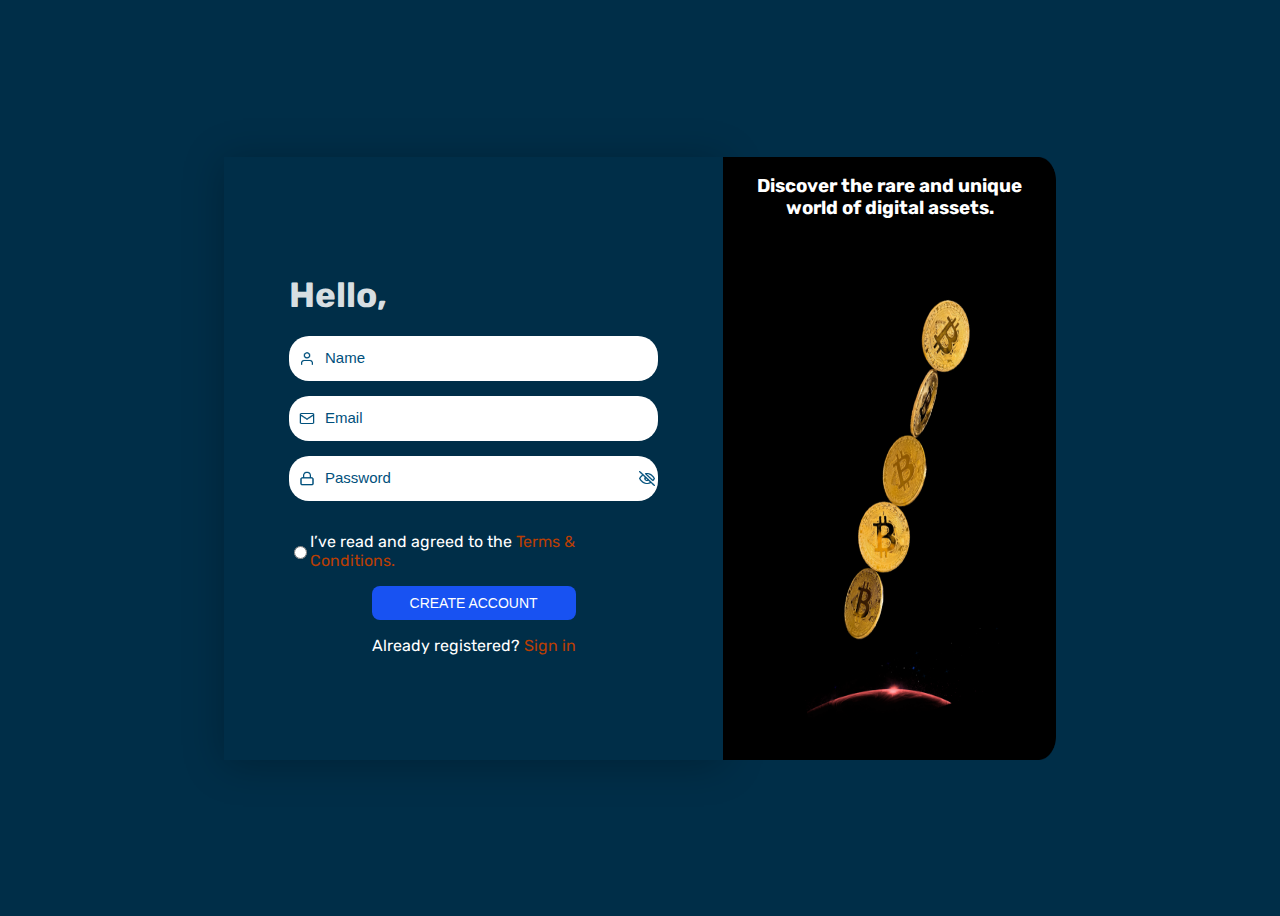
<file: form.html>
<!DOCTYPE html>
<html lang="en">

<head>
    <meta charset="UTF-8">
    <meta http-equiv="X-UA-Compatible" content="IE=edge">
    <meta name="viewport" content="width=device-width, initial-scale=1.0">
    <title>Form</title>
    <link rel="stylesheet" href="style2.css">
    <link rel="preconnect" href="https://fonts.googleapis.com">
    <link rel="preconnect" href="https://fonts.gstatic.com" crossorigin>
    <link
        href="https://fonts.googleapis.com/css2?family=Rubik:ital,wght@0,300;0,400;0,500;0,600;0,700;0,800;0,900;1,300;1,400;1,500;1,600;1,700;1,800;1,900&display=swap"
        rel="stylesheet">
</head>

<body>
    <div class="container">

        <form id="form" novalidate>
            <h2>Hello,</h2>
            <div class="input1">
                <img src="/assets/user.png">
                <input name="name" class="form-input" type="text" placeholder="Name" required id="fullname">
            </div>
            <div class="input3">
                <img src="/assets/mail.png">
                <input name="email" class="form-input" type="email" placeholder="Email" email id="email">
            </div>

            <div class="input2">
                <img src="/assets/lock.png">
                <input name="password" type="password" placeholder="Password" required class="input" id="password">
                <img src="/assets/eye-off.png" id="closed">
            </div>
            <div class="auth">
                <input name="radio" type="radio" class="check" id="radio">
                <p>I’ve read and agreed to the <span>Terms & Conditions.</span> </p>
            </div>
            <span id="radiofeedback">Agree with our terms</span>

            <div class="create">
                <button type="submit" id="button">CREATE ACCOUNT</button>
                <p>Already registered? <span>Sign in</span></p>
            </div>
        </form>

        <div class="sec-half">
            <img src="./assets/signup.png" alt="">
            <h3>Discover the rare and unique world of digital assets.</h3>
        </div>

    </div>

    <script src="/form.js"></script>
</body>

</html>
</file>
<file: style2.css>
* {
  box-sizing: border-box;
}

body {
  display: flex;
  justify-content: center;
  align-items: center;
  height: 100vh;
  background-color: #002e48;
  font-family:'Rubik', sans-serif;
}

.container {
  display: flex;
  justify-content: space-between;
  height: 67vh;
  width: 65vw;
}

form {
  padding: 0px 65px;
  box-shadow: 0px 4px 38px 0px #00000040;
  width: 60%;
  display: flex;
  flex-direction: column;
  justify-content: center;
}

form h2 {
  color: rgba(255, 255, 255, 0.85);
  font-size: 35px;
  margin-bottom: 20px;
}

.create {
  display: grid;
  justify-content: center;
}

.create p {
  color: #fff;
}

.create span {
  color: #b93e04;
} 

form .input1 {
  display: flex;
  width: 100%;
  background-color: #fff;
  border-radius: 20px;
  margin-bottom: 15px;
  height: 45px;
  align-items: center;
}
#radiofeedback{
  color: red;
  text-align: center;
  display: none;
  
}
form .input1 input {
  width: 80%;
  background-color:#fff;
  border: none;
  outline: none;
  padding-left: 10px;
}

form .input3 {
  display: flex;
  width: 100%;
  background-color: #fff;
  border-radius: 20px;
  margin-bottom: 15px;
  height: 45px;
  align-items: center;
}

form .input3 input {
  width: 80%;
  background-color: #fff;
  border: none;
  outline: none;
  padding-left: 10px;
}

form .input3 img {
  height: 15px;
  width: 16px;
  margin-left: 10px;
}

form input::placeholder{
  color:#00507C;
  font-size: 15px;
  background-color: #fff;
}

form .input1 img {
  height: 15px;
  width: 16px;
  margin-left: 10px;
}

form .input2 {
  display: flex;
  width: 100%;
  background-color: #fff;
  border-radius: 20px;
  margin-bottom: 15px;
  height: 45px;
  align-items: center;
}

form .input2 input {
  width: 85%;
  background: none;
  border: none;
  outline: none;
  padding-left: 10px;
}

form .input2 img {
  height: 15px;
  width: 16px;
  margin-left: 10px;
}

.eyes {
  cursor: pointer;
}

.auth {
  display: flex;
  align-items: center;
  justify-content: center;
}

.auth p {
  color: #fff;
}

.auth span {
  color: #b93e04;
}

.create button {
  font-size: 14px;
  background-color: #1852f2;
  border: 0;
  padding: 9px;
  border-radius: 8px;
  cursor: pointer;
  color: #fff;
}

.sec-half {
  position: relative;
  width: 40%;
  height: 100%;
  border-radius: 0px 20px 20px 0px;
  justify-content: center;
  display: grid;
  text-align: center;
}

.sec-half img {
  position: absolute;
  width: 100%;
  height: 100%;
  z-index: -1;
}

.sec-half h3 {
  color: #fff;
  padding: 0px 30px;
}
.input2 .fa.fa-eye{
  display: none;
}

@media screen and (max-width: 990px) {
 .sec-half{
  display: none;
 }

 form {
   width: 100%;
   border-radius: 12px;
 }
}

@media screen and (max-width:485px) {
  .container {
      width: 80%;
    }
  form{
    padding: 0px 0px;
  }
form .input1, form .input3, form .input2 {
 
  height: 40px;
}
  .auth{
    text-align: center;
  }
  .auth p, .create p{
    font-size: 3vw;
  }
    .create button {
      font-size: 10px;  
      padding: 5px 0px; 
    }
        form .input2 input {
          width: 80%;
        }
}
</file>
